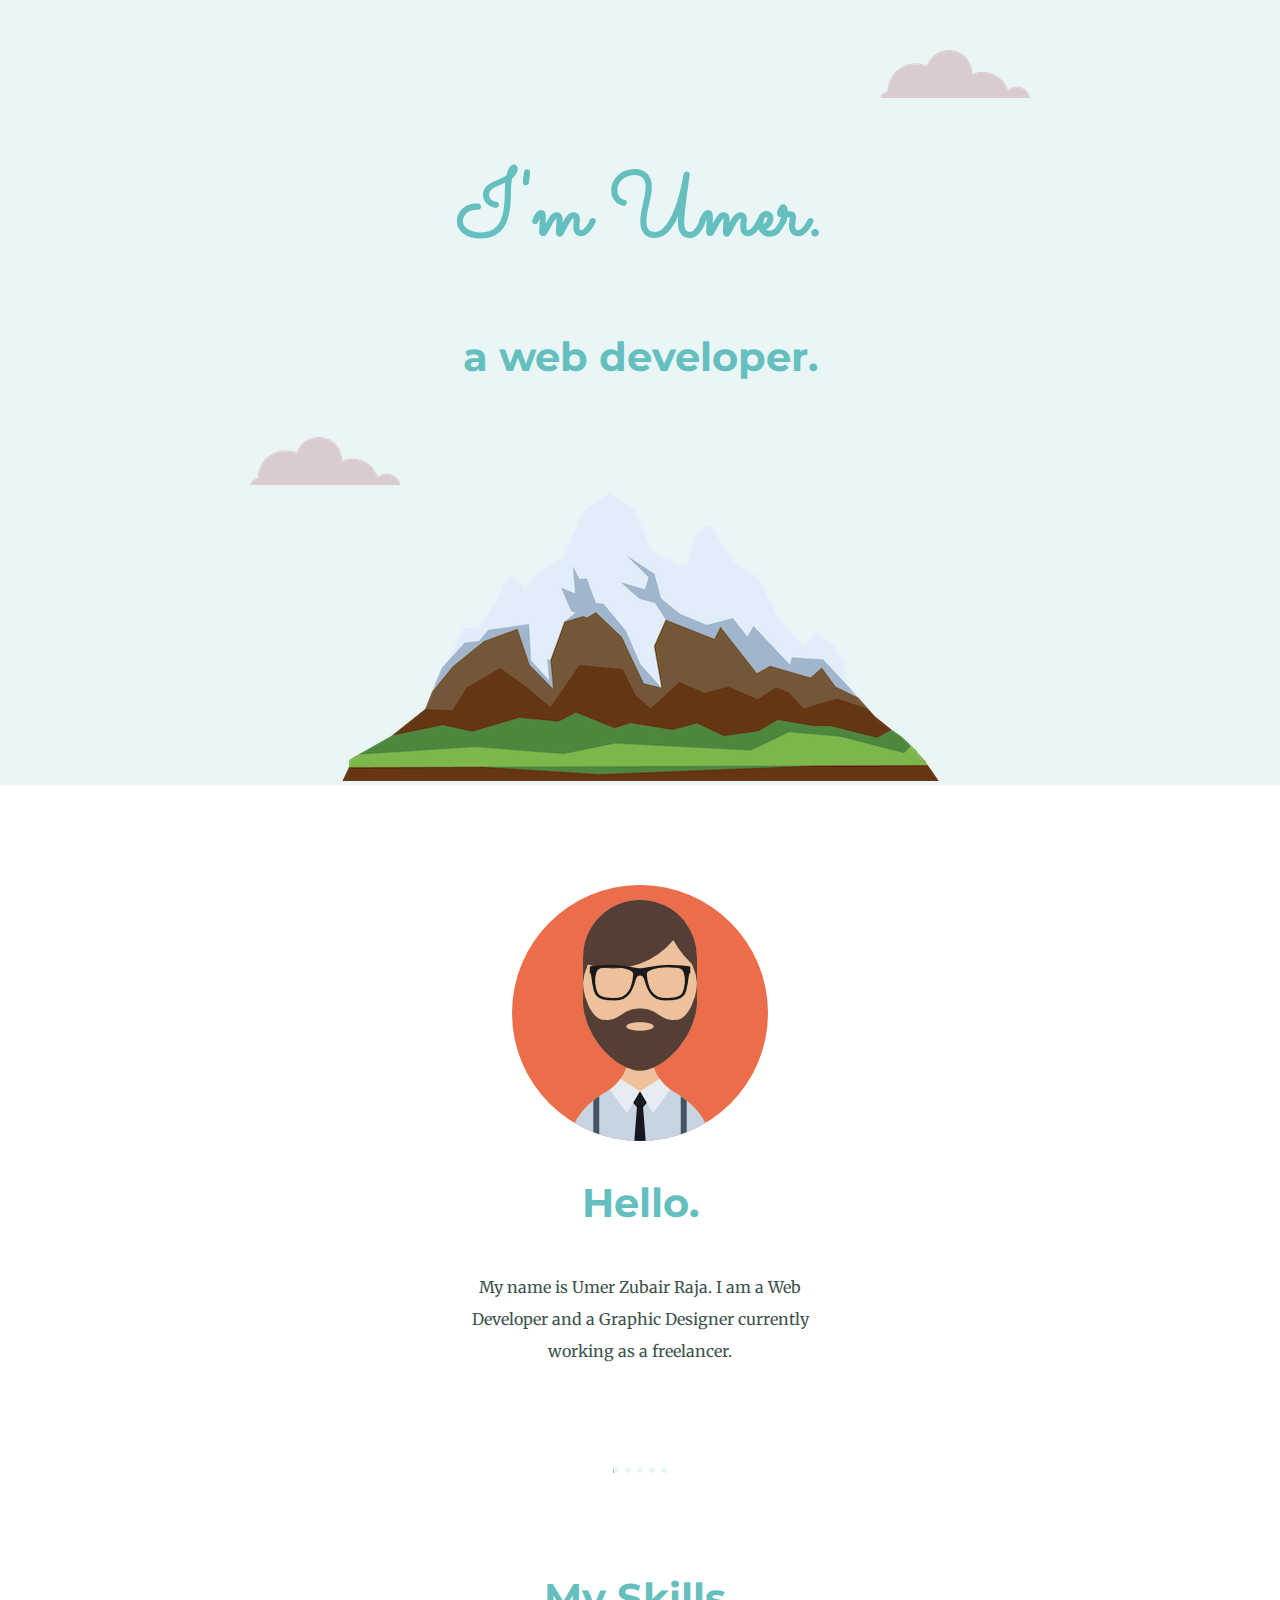
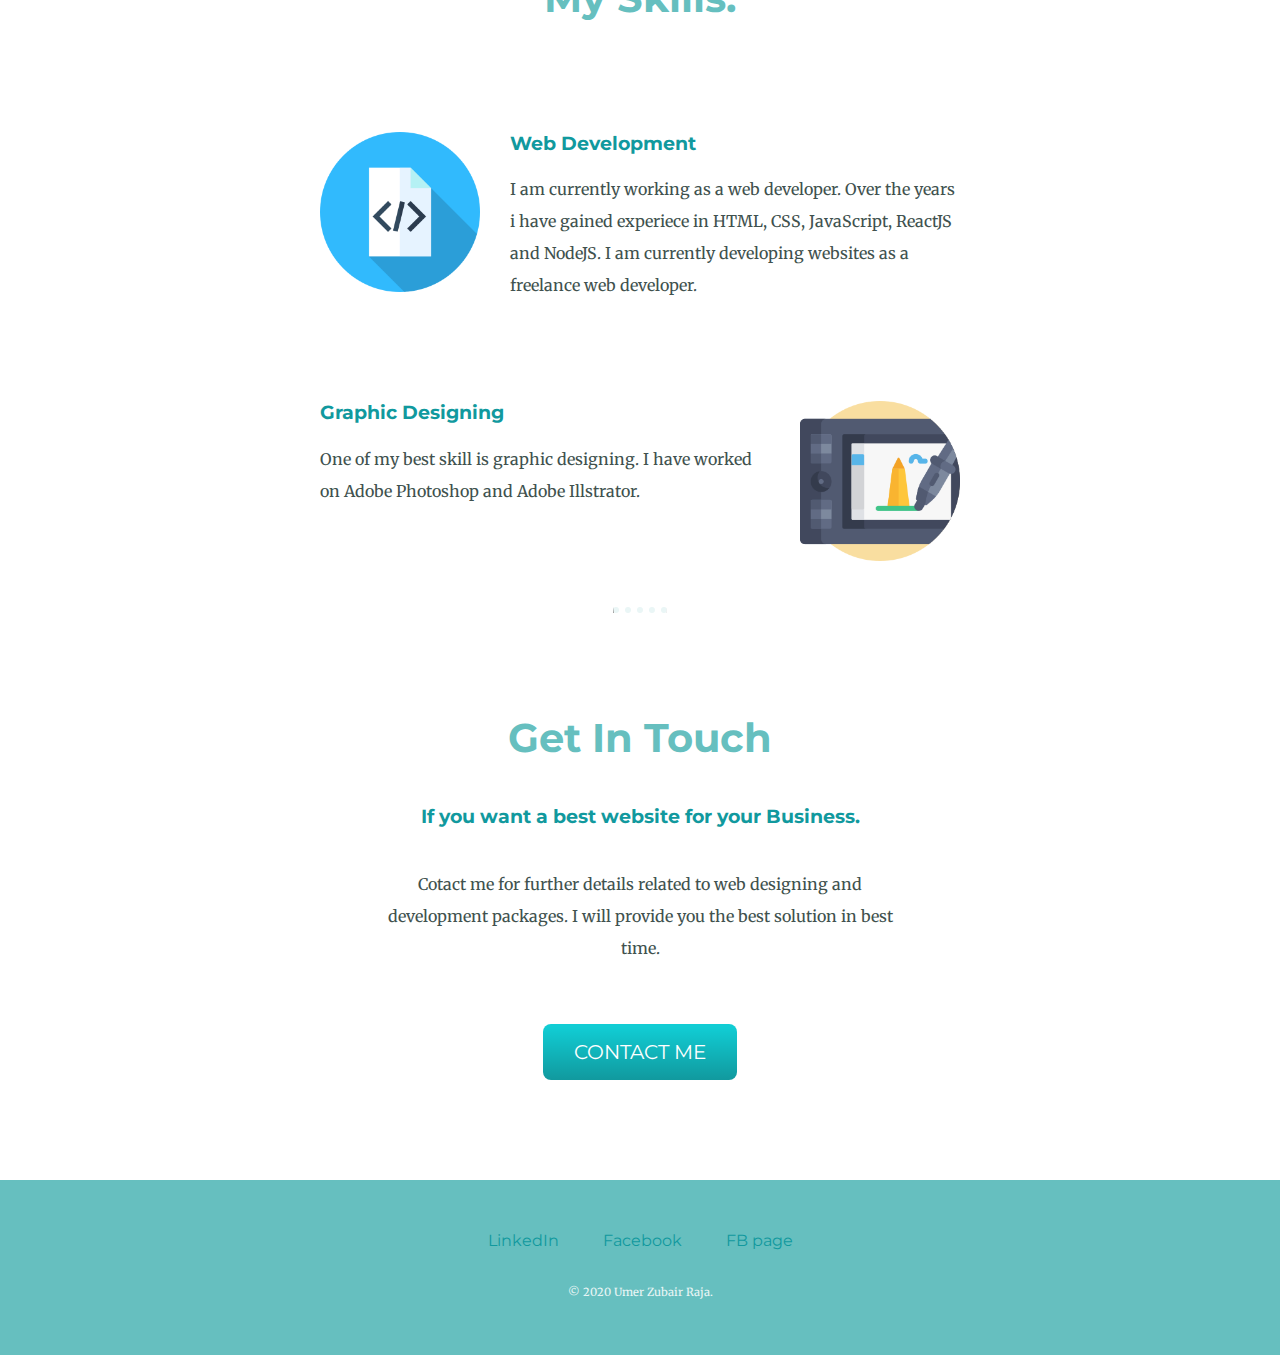
<file: index.html>
<!DOCTYPE html>
<html lang="en" dir="ltr">

<head>
  <meta charset="utf-8">
  <title>Umer Zubair Raja</title>
  <link rel="stylesheet" href="css/styles.css">
  <link rel="icon" href="favicon.ico">
  <link href="https://fonts.googleapis.com/css?family=Merriweather|Montserrat|Sacramento&display=swap" rel="stylesheet">
</head>

<body>
  <div class="top-container">
    <img class="top-cloud" src="images/cloud.png" alt="img-cloud">
    <h1>I'm Umer.</h1>
    <h2>a web developer.</h2>
    <img class="bottom-cloud" src="images/cloud.png" alt="img-cloud">
    <img src="images/mountain.png" alt="img-mountain">
  </div>
  <div class="middle-container">
    <div class="profile">
      <img src="images/man.png" alt="img-man">
      <h2>Hello.</h2>
      <p class="intro">My name is Umer Zubair Raja. I am a Web Developer and a Graphic Designer currently working as a freelancer.</p>
    </div>
    <hr>
    <div class="skills">
      <h2>My Skills.</h2>
      <div class="skill-row">
        <img class="img-web" src="images/web.png" alt="img-web">
        <h3>Web Development</h3>
        <p>I am currently working as a web developer. Over the years i have gained experiece in HTML, CSS, JavaScript, ReactJS and NodeJS. I am currently developing websites as a freelance web developer.</p>
      </div>
      <div class="skill-row">
        <img class="img-graphic" src="images/graphic.png" alt="img-graphic">
        <h3>Graphic Designing</h3>
        <p>One of my best skill is graphic designing. I have worked on Adobe Photoshop and Adobe Illstrator.</p>
      </div>
    </div>
    <hr>
    <div class="contact-me">
      <h2>Get In Touch</h2>
      <h3>If you want a best website for your Business.</h3>
      <p class="contact-further">Cotact me for further details related to web designing and development packages. I will provide you the best solution in best time.</p>
      <a class="myButton" href="mailto:umer_apcoms@hotmail.com">CONTACT ME</a>
    </div>
  </div>


  <div class="bottom-container">
    <a class="footer-link" href="https://www.linkedin.com/in/umer-zubair-raja-7609b0a1/">LinkedIn</a>
    <a class="footer-link" href="https://www.facebook.com/r.u.dhanyal">Facebook</a>
    <a class="footer-link" href="https://www.facebook.com/uzrdesigns/">FB page</a>
    <p class="copyright">© 2020 Umer Zubair Raja.</p>
  </div>


</body>

</html>
</file>
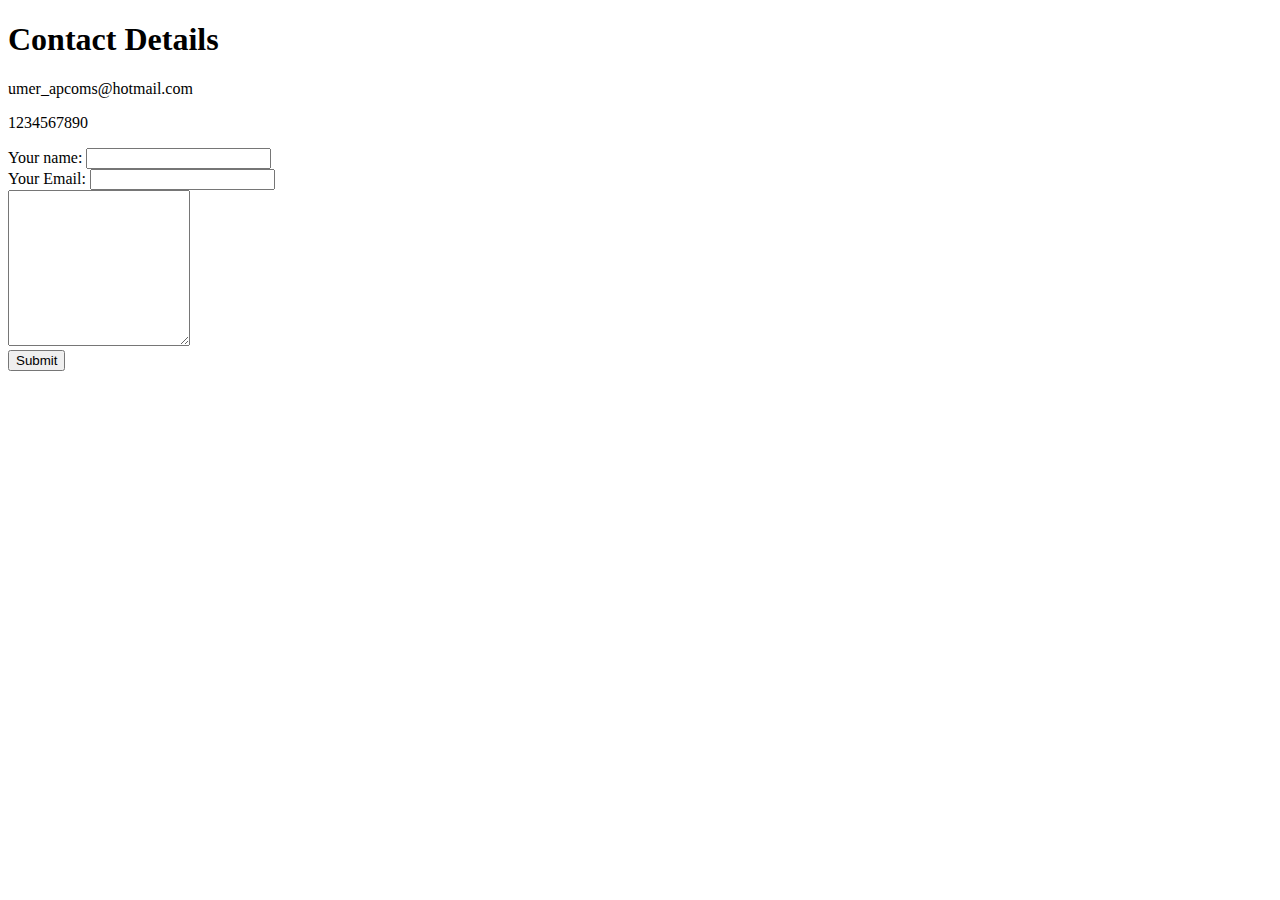
<file: contact.html>
<!DOCTYPE html>
<html lang="en" dir="ltr">
  <head>
    <meta charset="utf-8">
    <title></title>
  </head>
  <body>
    <h1>Contact Details</h1>
    <p>umer_apcoms@hotmail.com</p>
    <p>1234567890</p>
  <form action="mailto:umer_apcoms@hotmail.com" method="post" enctype="text/plain">
    <label>Your name:</label>
    <input type="text" name="yourName" value=""><br>
    <label>Your Email:</label>
    <input type="email" name="yourEmail" value=""><br>
    <textarea name="yourMessage" rows="10" cols="20"></textarea><br>
    <input type="submit" name="" value="Submit">
  </form>
  </body>
</html>
</file>
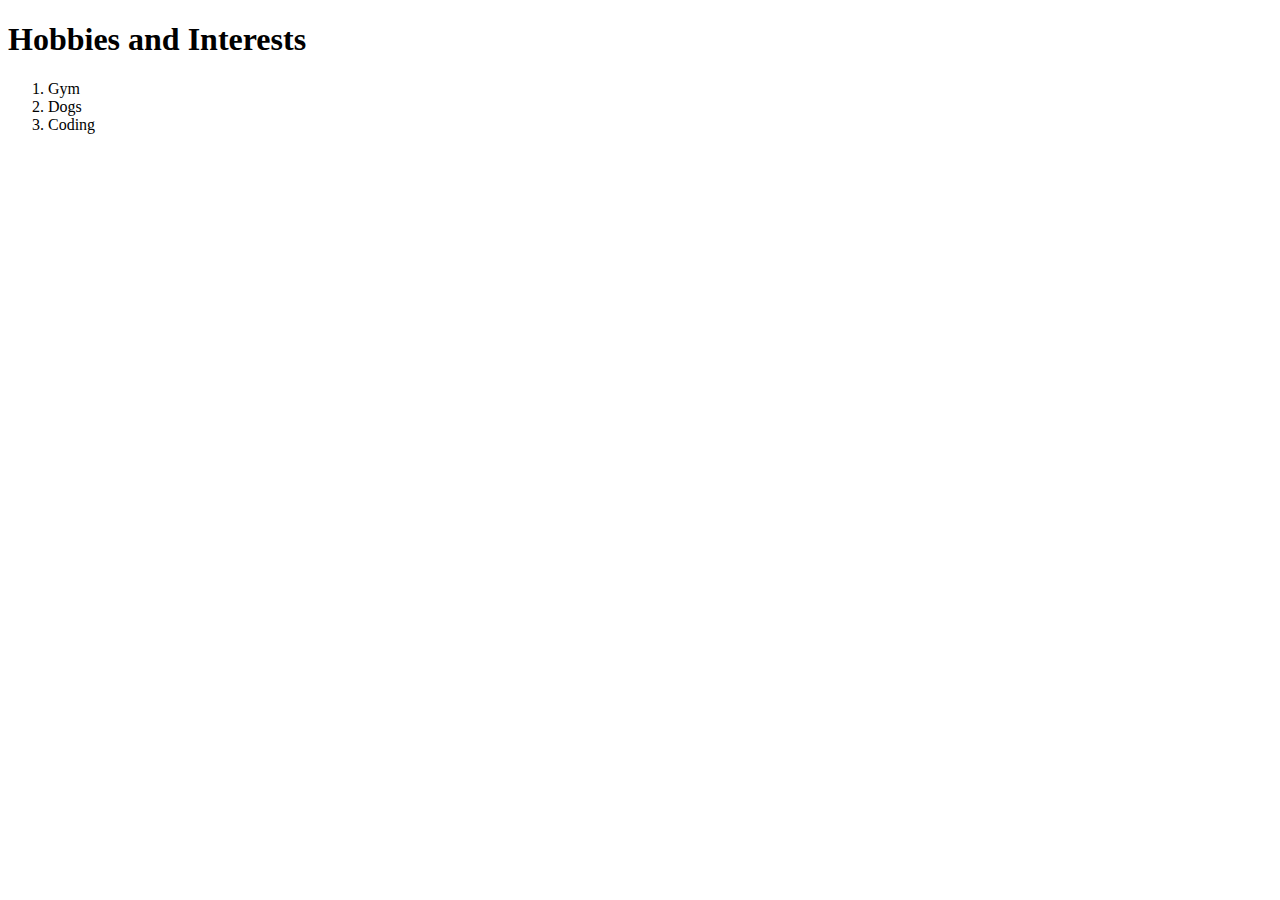
<file: hobbies.html>
<!DOCTYPE html>
<html lang="en" dir="ltr">
  <head>
    <meta charset="utf-8">
    <title></title>
  </head>
  <body>
    <h1>Hobbies and Interests</h1>
    <ol>
      <li>Gym</li>
      <li>Dogs</li>
      <li>Coding</li>
    </ol>
  </body>
</html>
</file>
<file: css/styles.css>
body {
  margin: 0;
  text-align: center;
  font-family: 'Merriweather', serif;
}

h1 {
  font-size: 5.625rem;
  margin: 50px auto 50px auto;
  font-family: 'Sacramento', cursive;
  color: #66BFBF;
}

h2 {
  font-family: 'Montserrat', sans-serif;
  font-size: 2.5rem;
  color: #66BFBF;
  padding-bottom: 10px;
}

h3 {
  font-family: 'Montserrat', sans-serif;
  color: #11999E;
}

p {
  color: #40514E;
  line-height: 2;
}

hr {
  width : 4%;
  border-top: 6px dotted #EAF6F6;
  border-bottom: none;
  margin: 100px auto;
}

.intro {
  width: 30%;
  margin: auto;
}

.contact-further {
  width: 40%;
  margin: 40px auto 60px;
}

.top-container {
  background-color: #EAF6F6;
  position: relative;
  padding-top: 100px;
}

.middle-container {
  margin: 100px auto;
}

.bottom-container {
  background-color: #66BFBF;
  padding: 50px 0 20px;
}

.top-cloud {
  position: absolute;
  top: 50px;
  right: 250px;
}

.bottom-cloud {
  position: absolute;
  bottom: 300px;
  left: 250px;
}

.skill-row {
  width: 50%;
  margin: 100px auto;
  text-align: left;
}

.img-web {
  width: 25%;
  float: left;
  margin-right: 30px;
}

.img-graphic {
  width: 25%;
  float: right;
  margin-left: 30px;
}

.footer-link {
  color: #11999e;
  font-family: 'Montserrat', sans-serif;
  text-decoration: none;
  margin: 10px 20px;
}

.footer-link:hover {
  color: #EAF6F6;
}

.copyright {
  color: #EAF6F6;
  padding: 20px 0;
  font-size: 0.7rem;
}


.myButton {
	background:linear-gradient(to bottom, #11cdd4 5%, #11999e 100%);
	background-color:#11cdd4;
	border-radius:8px;
	display:inline-block;
	cursor:pointer;
	color:#ffffff;
	font-family: 'Montserrat', sans-serif;
	font-size:20px;
	padding:16px 31px;
	text-decoration:none;
}
.myButton:hover {
	background:linear-gradient(to bottom, #11999e 5%, #11cdd4 100%);
	background-color:#11999e;
}
.myButton:active {
	position:relative;
	top:1px;
}
</file>
